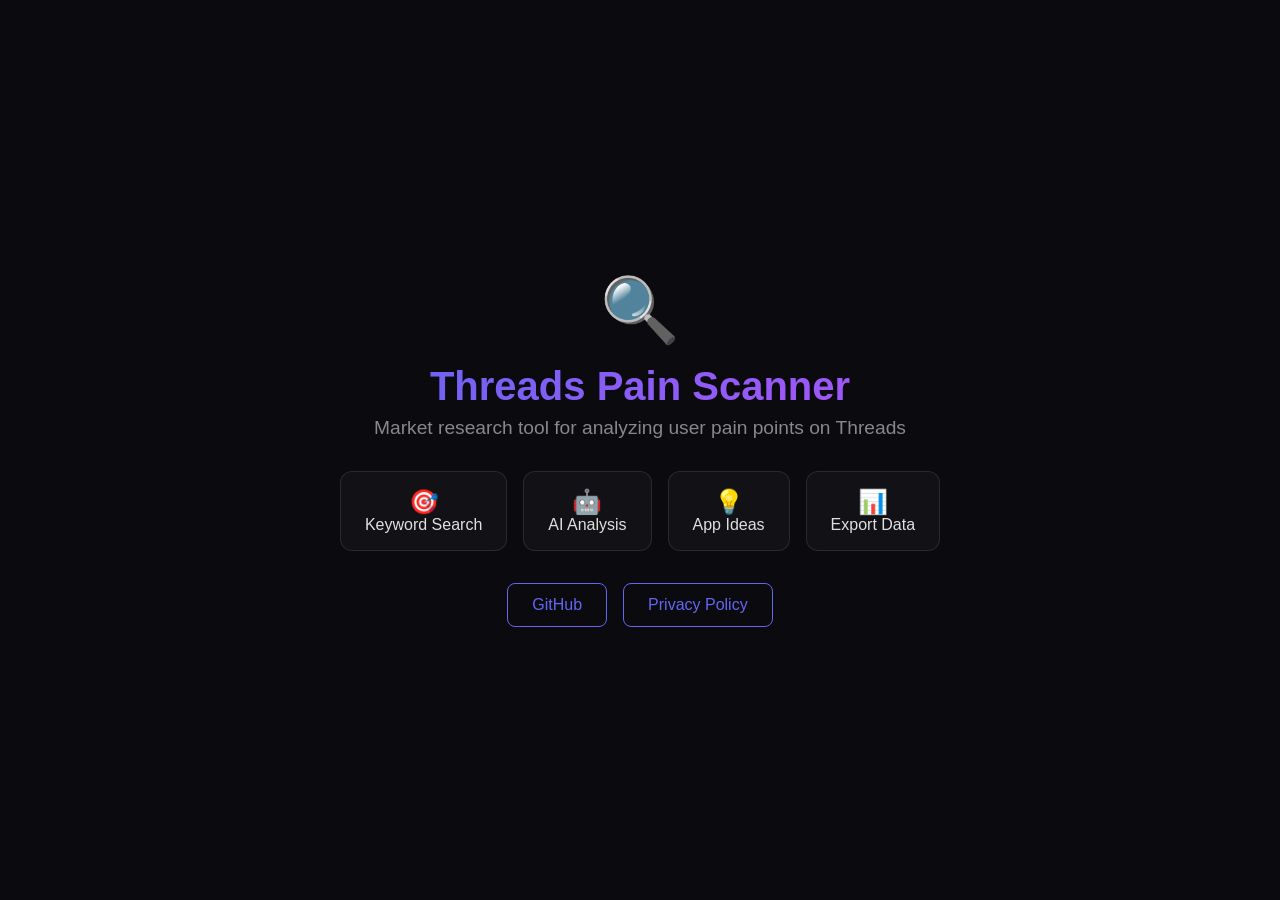
<file: docs/index.html>
<!DOCTYPE html>
<html lang="en">

<head>
    <meta charset="UTF-8">
    <meta name="viewport" content="width=device-width, initial-scale=1.0">
    <title>Threads Pain Scanner</title>
    <style>
        :root {
            --bg: #0a0a0f;
            --card-bg: rgba(255, 255, 255, 0.03);
            --text: #e0e0e0;
            --text-muted: #888;
            --accent: #6366f1;
        }

        * {
            box-sizing: border-box;
            margin: 0;
            padding: 0;
        }

        body {
            font-family: -apple-system, BlinkMacSystemFont, 'Segoe UI', Roboto, sans-serif;
            background: var(--bg);
            color: var(--text);
            min-height: 100vh;
            display: flex;
            align-items: center;
            justify-content: center;
        }

        .container {
            text-align: center;
            padding: 2rem;
        }

        .logo {
            font-size: 4rem;
            margin-bottom: 1rem;
        }

        h1 {
            font-size: 2.5rem;
            background: linear-gradient(135deg, #6366f1, #8b5cf6, #a855f7);
            -webkit-background-clip: text;
            -webkit-text-fill-color: transparent;
            margin-bottom: 0.5rem;
        }

        .tagline {
            color: var(--text-muted);
            font-size: 1.2rem;
            margin-bottom: 2rem;
        }

        .features {
            display: flex;
            gap: 1rem;
            justify-content: center;
            flex-wrap: wrap;
            margin-bottom: 2rem;
        }

        .feature {
            background: var(--card-bg);
            border: 1px solid rgba(255, 255, 255, 0.1);
            border-radius: 12px;
            padding: 1rem 1.5rem;
        }

        .feature-icon {
            font-size: 1.5rem;
        }

        .links {
            display: flex;
            gap: 1rem;
            justify-content: center;
        }

        a {
            color: var(--accent);
            text-decoration: none;
            padding: 0.75rem 1.5rem;
            border: 1px solid var(--accent);
            border-radius: 8px;
            transition: all 0.2s;
        }

        a:hover {
            background: var(--accent);
            color: white;
        }
    </style>
</head>

<body>
    <div class="container">
        <div class="logo">🔍</div>
        <h1>Threads Pain Scanner</h1>
        <p class="tagline">Market research tool for analyzing user pain points on Threads</p>

        <div class="features">
            <div class="feature">
                <div class="feature-icon">🎯</div>
                <div>Keyword Search</div>
            </div>
            <div class="feature">
                <div class="feature-icon">🤖</div>
                <div>AI Analysis</div>
            </div>
            <div class="feature">
                <div class="feature-icon">💡</div>
                <div>App Ideas</div>
            </div>
            <div class="feature">
                <div class="feature-icon">📊</div>
                <div>Export Data</div>
            </div>
        </div>

        <div class="links">
            <a href="https://github.com/netgenic/threads-pain-scanner">GitHub</a>
            <a href="privacy-policy.html">Privacy Policy</a>
        </div>
    </div>
</body>

</html>
</file>
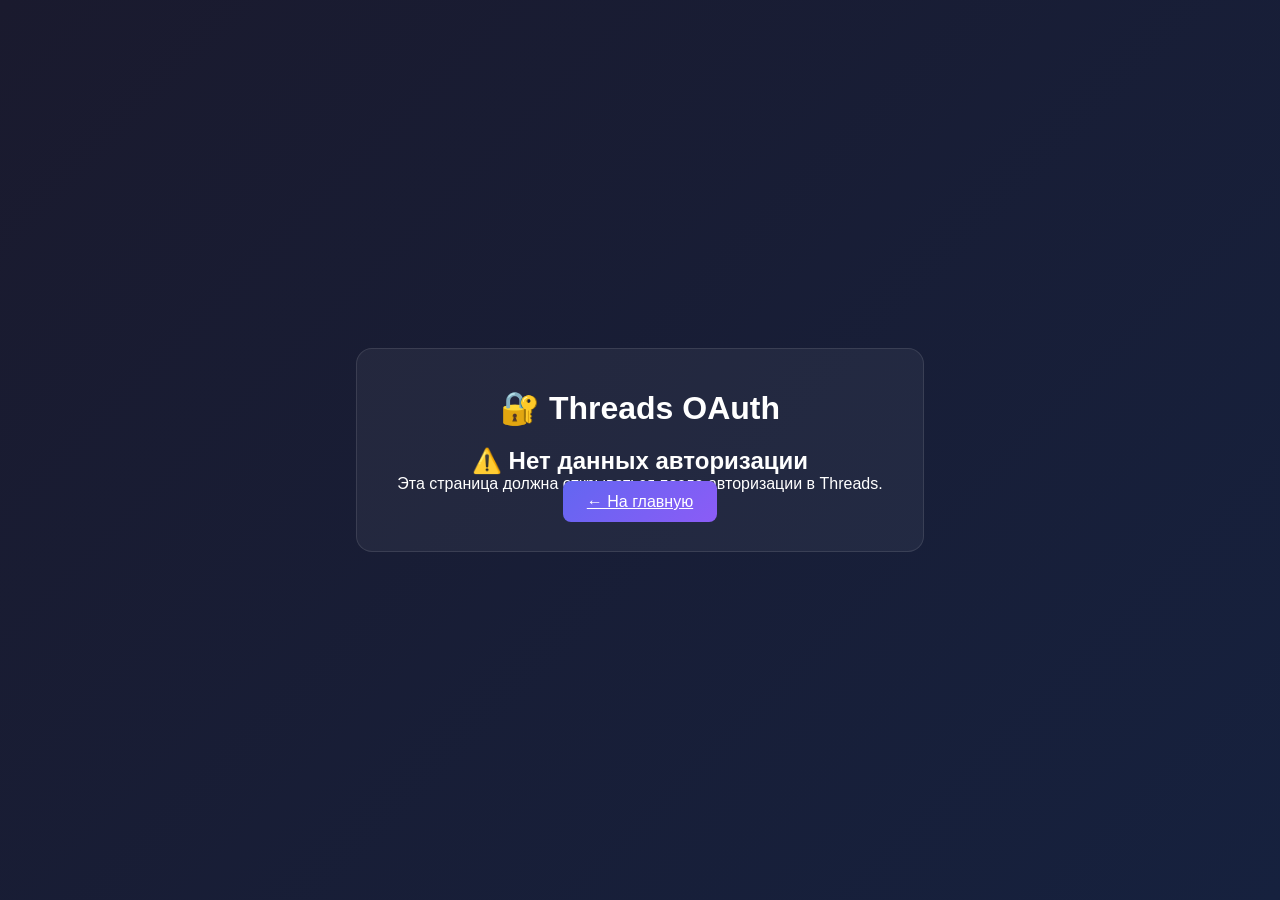
<file: docs/oauth-callback.html>
<!DOCTYPE html>
<html lang="ru">

<head>
    <meta charset="UTF-8">
    <meta name="viewport" content="width=device-width, initial-scale=1.0">
    <title>OAuth Callback - Threads Pain Scanner</title>
    <style>
        * {
            box-sizing: border-box;
            margin: 0;
            padding: 0;
        }

        body {
            font-family: 'Segoe UI', sans-serif;
            background: linear-gradient(135deg, #1a1a2e 0%, #16213e 100%);
            color: #fff;
            min-height: 100vh;
            display: flex;
            align-items: center;
            justify-content: center;
            padding: 20px;
        }

        .container {
            background: rgba(255, 255, 255, 0.05);
            border: 1px solid rgba(255, 255, 255, 0.1);
            border-radius: 16px;
            padding: 40px;
            max-width: 600px;
            text-align: center;
        }

        h1 {
            margin-bottom: 20px;
        }

        .code-box {
            background: #0d0d1a;
            border: 1px solid #6366f1;
            border-radius: 8px;
            padding: 15px;
            margin: 20px 0;
            word-break: break-all;
            font-family: monospace;
            font-size: 14px;
            text-align: left;
            max-height: 150px;
            overflow-y: auto;
        }

        .btn {
            background: linear-gradient(135deg, #6366f1, #8b5cf6);
            color: white;
            border: none;
            padding: 12px 24px;
            border-radius: 8px;
            font-size: 16px;
            cursor: pointer;
            margin: 10px 5px;
        }

        .btn:hover {
            opacity: 0.9;
        }

        .btn-secondary {
            background: transparent;
            border: 1px solid #6366f1;
        }

        .success {
            color: #22c55e;
        }

        .error {
            color: #ef4444;
        }

        .instructions {
            text-align: left;
            background: rgba(99, 102, 241, 0.1);
            padding: 20px;
            border-radius: 8px;
            margin-top: 20px;
        }

        .instructions ol {
            margin-left: 20px;
        }

        .instructions li {
            margin: 10px 0;
        }

        code {
            background: #0d0d1a;
            padding: 2px 6px;
            border-radius: 4px;
        }

        #status {
            margin-top: 15px;
        }
    </style>
</head>

<body>
    <div class="container">
        <h1>🔐 Threads OAuth</h1>

        <div id="content">
            <p>Обработка авторизации...</p>
        </div>
    </div>

    <script>
        const params = new URLSearchParams(window.location.search);
        const code = params.get('code');
        const error = params.get('error');
        const errorDesc = params.get('error_description');

        const content = document.getElementById('content');

        if (error) {
            content.innerHTML = `
                <h2 class="error">❌ Ошибка авторизации</h2>
                <p><strong>Error:</strong> ${error}</p>
                <p><strong>Description:</strong> ${errorDesc || 'Unknown error'}</p>
                <a href="/" class="btn">← Назад</a>
            `;
        } else if (code) {
            content.innerHTML = `
                <h2 class="success">✅ Код авторизации получен!</h2>
                <p>Скопируй этот код и вставь в терминал:</p>
                <div class="code-box" id="code-box">${code}</div>
                <button class="btn" onclick="copyCode()">📋 Скопировать код</button>
                <div id="status"></div>
                
                <div class="instructions">
                    <h3>📋 Инструкция:</h3>
                    <ol>
                        <li>Нажми <strong>"Скопировать код"</strong></li>
                        <li>Открой терминал в папке <code>backend</code></li>
                        <li>Выполни команду:
                            <div class="code-box">python -c "import asyncio; from token_manager import token_manager; asyncio.run(token_manager.exchange_code('${code}'))"</div>
                        </li>
                        <li>Или просто вставь код когда попросят</li>
                    </ol>
                </div>
            `;
        } else {
            content.innerHTML = `
                <h2>⚠️ Нет данных авторизации</h2>
                <p>Эта страница должна открываться после авторизации в Threads.</p>
                <a href="/" class="btn">← На главную</a>
            `;
        }

        function copyCode() {
            navigator.clipboard.writeText(code).then(() => {
                document.getElementById('status').innerHTML = '<p class="success">✓ Код скопирован!</p>';
            });
        }
    </script>
</body>

</html>
</file>
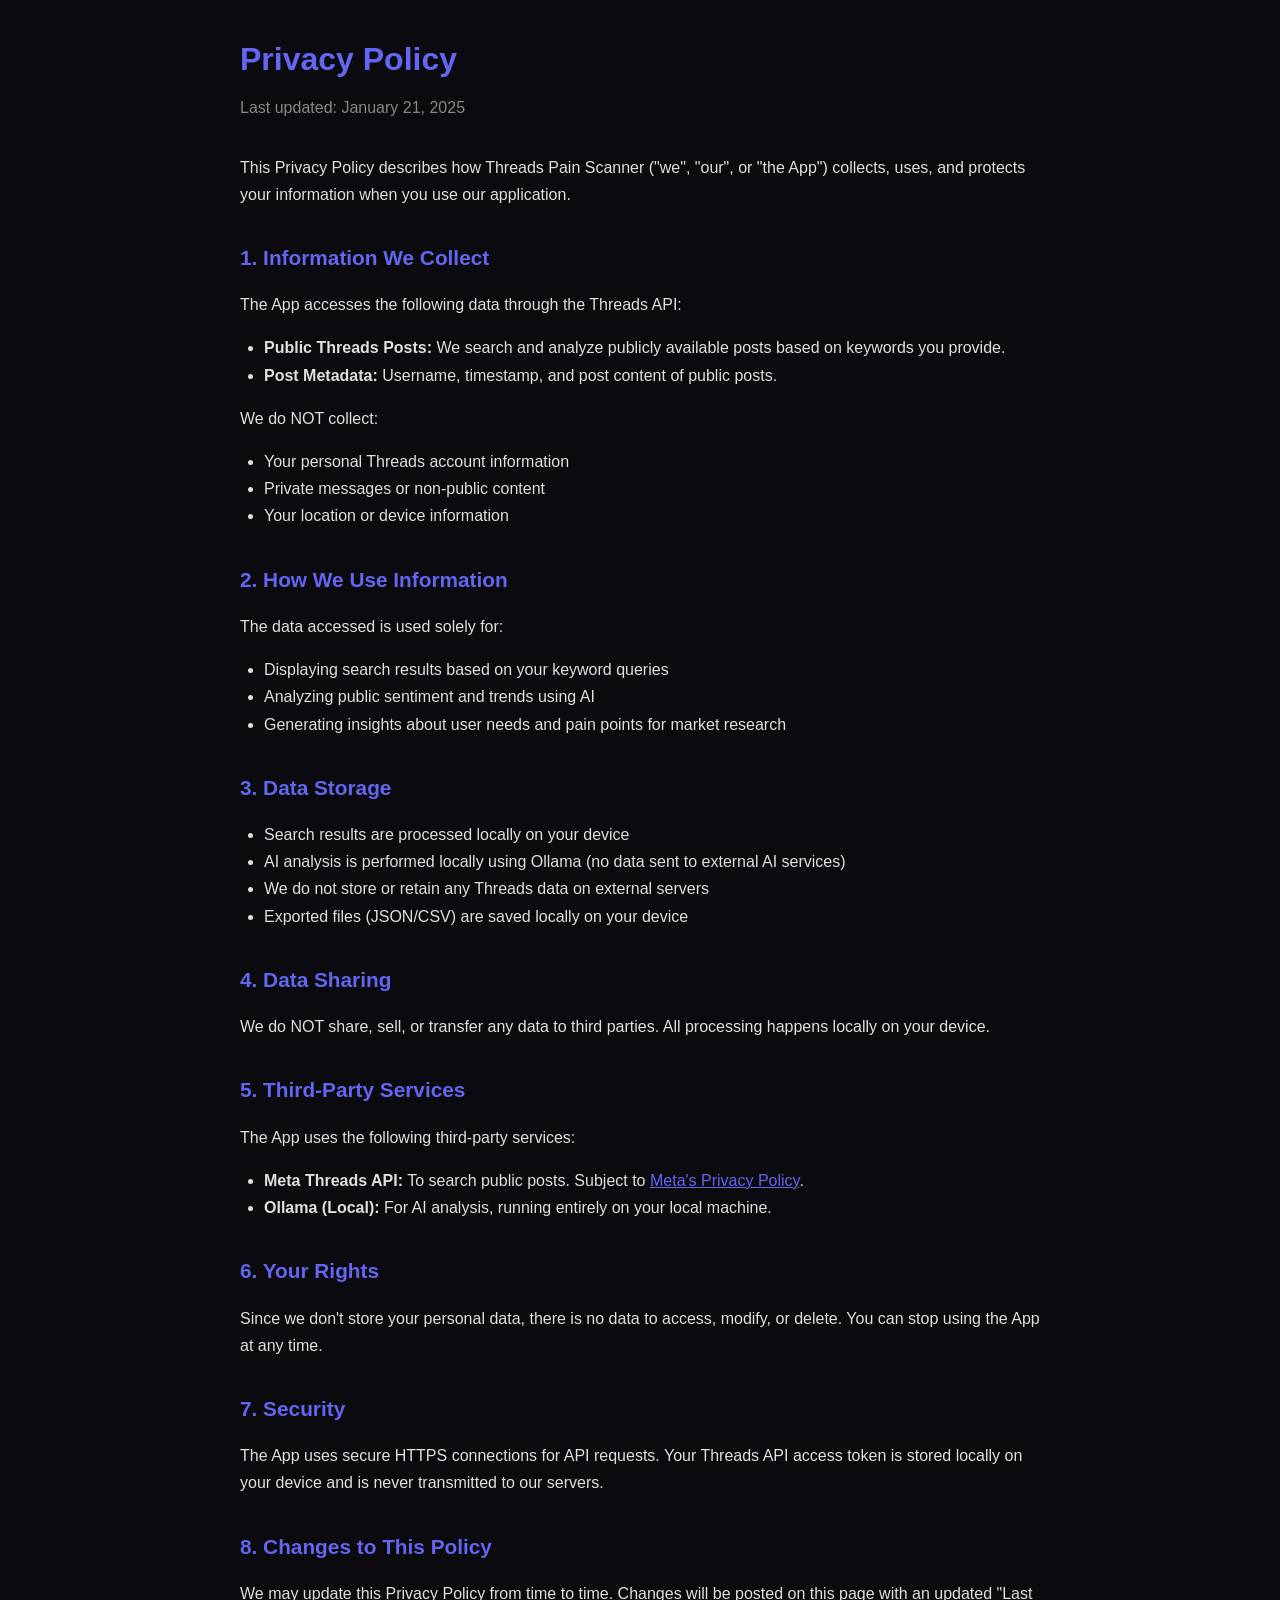
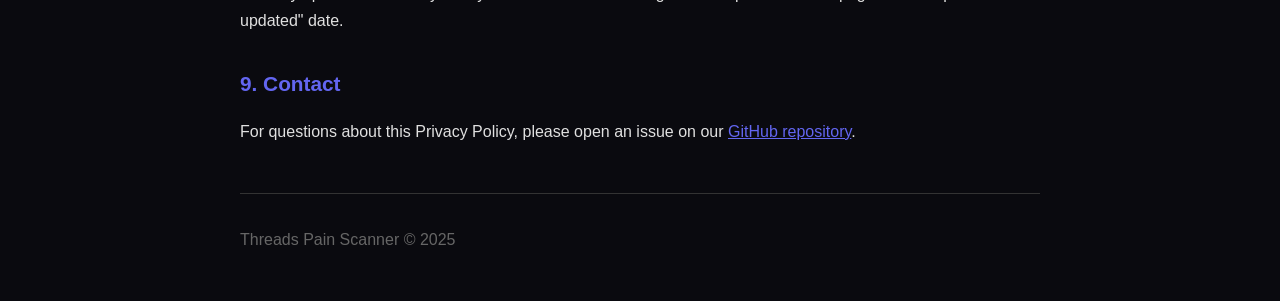
<file: docs/privacy-policy.html>
<!DOCTYPE html>
<html lang="en">

<head>
    <meta charset="UTF-8">
    <meta name="viewport" content="width=device-width, initial-scale=1.0">
    <title>Privacy Policy - Threads Pain Scanner</title>
    <style>
        :root {
            --bg: #0a0a0f;
            --text: #e0e0e0;
            --accent: #6366f1;
        }

        * {
            box-sizing: border-box;
            margin: 0;
            padding: 0;
        }

        body {
            font-family: -apple-system, BlinkMacSystemFont, 'Segoe UI', Roboto, sans-serif;
            background: var(--bg);
            color: var(--text);
            line-height: 1.7;
            padding: 2rem;
        }

        .container {
            max-width: 800px;
            margin: 0 auto;
        }

        h1 {
            color: var(--accent);
            margin-bottom: 0.5rem;
        }

        .date {
            color: #888;
            margin-bottom: 2rem;
        }

        h2 {
            color: var(--accent);
            margin: 2rem 0 1rem;
            font-size: 1.3rem;
        }

        p,
        ul {
            margin-bottom: 1rem;
        }

        ul {
            padding-left: 1.5rem;
        }

        a {
            color: var(--accent);
        }

        .footer {
            margin-top: 3rem;
            padding-top: 2rem;
            border-top: 1px solid #333;
            color: #666;
        }
    </style>
</head>

<body>
    <div class="container">
        <h1>Privacy Policy</h1>
        <p class="date">Last updated: January 21, 2025</p>

        <p>This Privacy Policy describes how Threads Pain Scanner ("we", "our", or "the App") collects, uses, and
            protects your information when you use our application.</p>

        <h2>1. Information We Collect</h2>
        <p>The App accesses the following data through the Threads API:</p>
        <ul>
            <li><strong>Public Threads Posts:</strong> We search and analyze publicly available posts based on keywords
                you provide.</li>
            <li><strong>Post Metadata:</strong> Username, timestamp, and post content of public posts.</li>
        </ul>
        <p>We do NOT collect:</p>
        <ul>
            <li>Your personal Threads account information</li>
            <li>Private messages or non-public content</li>
            <li>Your location or device information</li>
        </ul>

        <h2>2. How We Use Information</h2>
        <p>The data accessed is used solely for:</p>
        <ul>
            <li>Displaying search results based on your keyword queries</li>
            <li>Analyzing public sentiment and trends using AI</li>
            <li>Generating insights about user needs and pain points for market research</li>
        </ul>

        <h2>3. Data Storage</h2>
        <ul>
            <li>Search results are processed locally on your device</li>
            <li>AI analysis is performed locally using Ollama (no data sent to external AI services)</li>
            <li>We do not store or retain any Threads data on external servers</li>
            <li>Exported files (JSON/CSV) are saved locally on your device</li>
        </ul>

        <h2>4. Data Sharing</h2>
        <p>We do NOT share, sell, or transfer any data to third parties. All processing happens locally on your device.
        </p>

        <h2>5. Third-Party Services</h2>
        <p>The App uses the following third-party services:</p>
        <ul>
            <li><strong>Meta Threads API:</strong> To search public posts. Subject to <a
                    href="https://www.facebook.com/privacy/policy/" target="_blank">Meta's Privacy Policy</a>.</li>
            <li><strong>Ollama (Local):</strong> For AI analysis, running entirely on your local machine.</li>
        </ul>

        <h2>6. Your Rights</h2>
        <p>Since we don't store your personal data, there is no data to access, modify, or delete. You can stop using
            the App at any time.</p>

        <h2>7. Security</h2>
        <p>The App uses secure HTTPS connections for API requests. Your Threads API access token is stored locally on
            your device and is never transmitted to our servers.</p>

        <h2>8. Changes to This Policy</h2>
        <p>We may update this Privacy Policy from time to time. Changes will be posted on this page with an updated
            "Last updated" date.</p>

        <h2>9. Contact</h2>
        <p>For questions about this Privacy Policy, please open an issue on our <a
                href="https://github.com/netgenic/threads-pain-scanner" target="_blank">GitHub repository</a>.</p>

        <div class="footer">
            <p>Threads Pain Scanner © 2025</p>
        </div>
    </div>
</body>

</html>
</file>
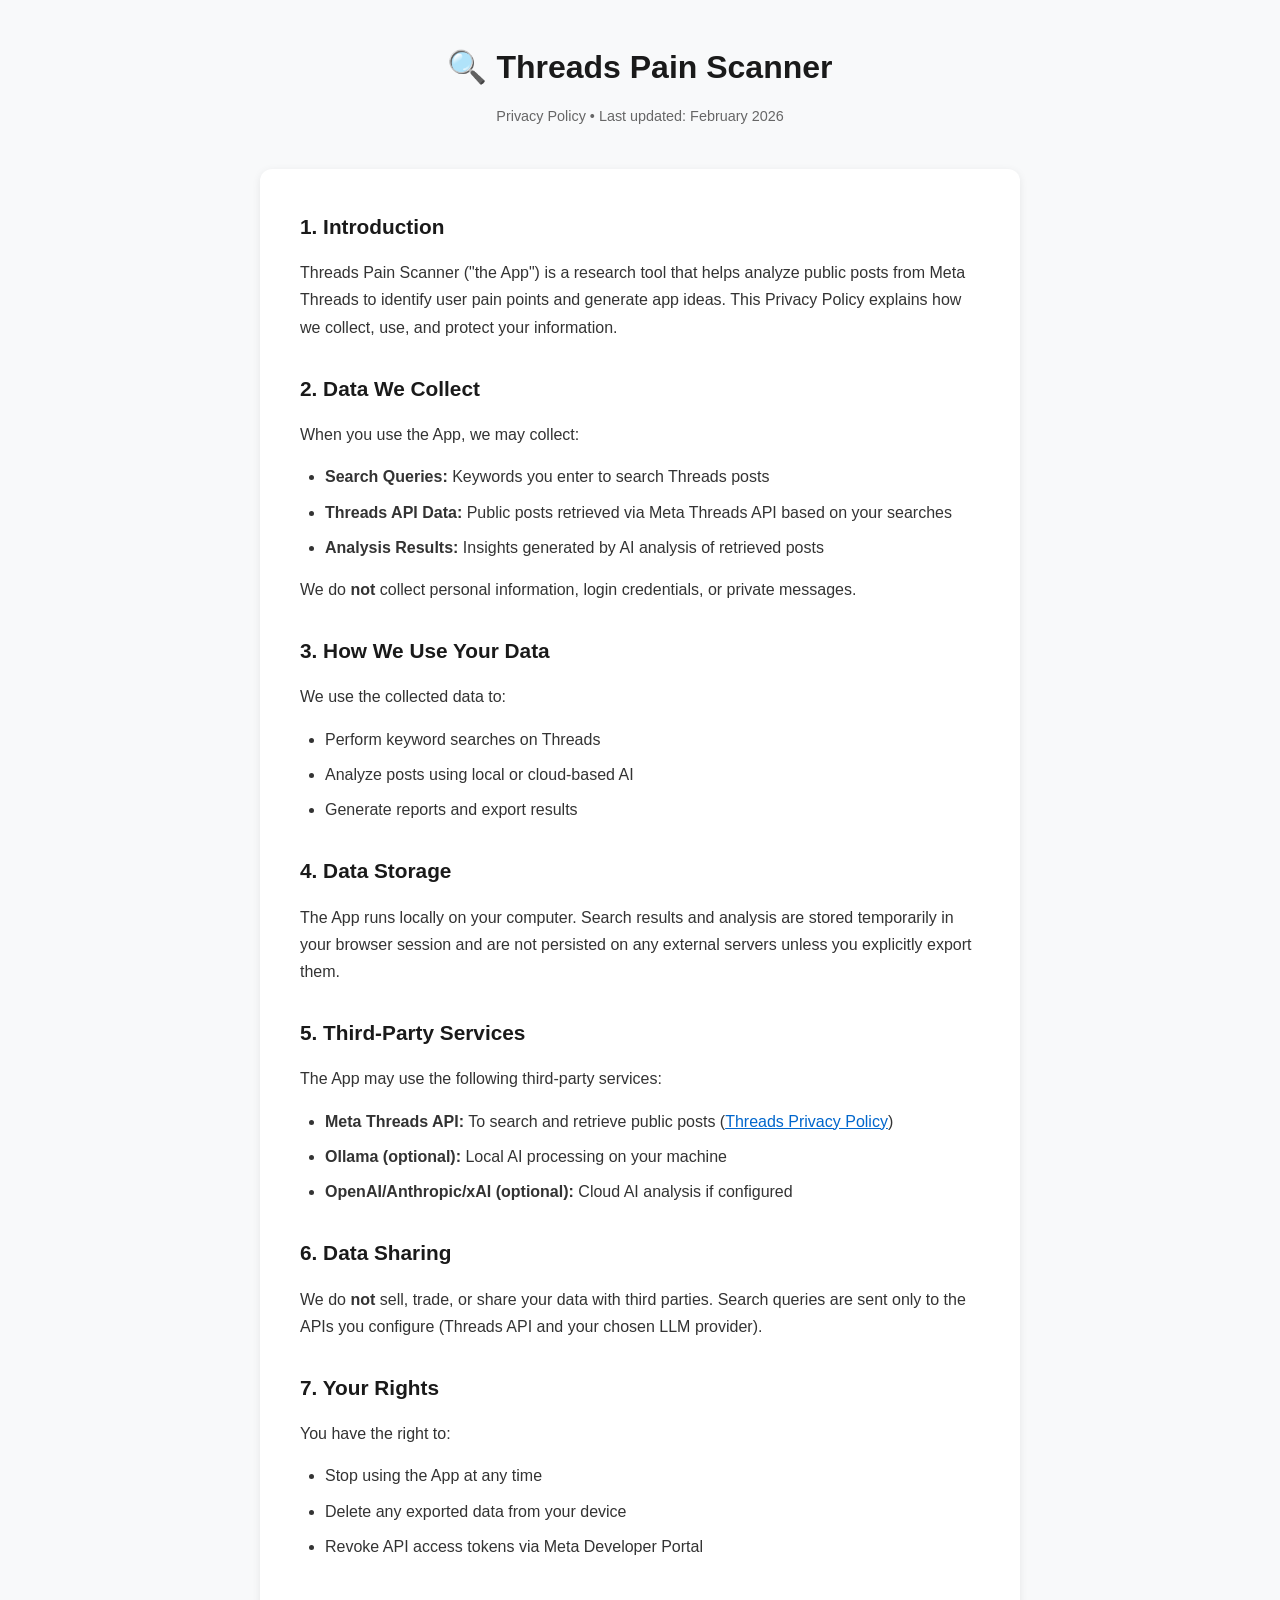
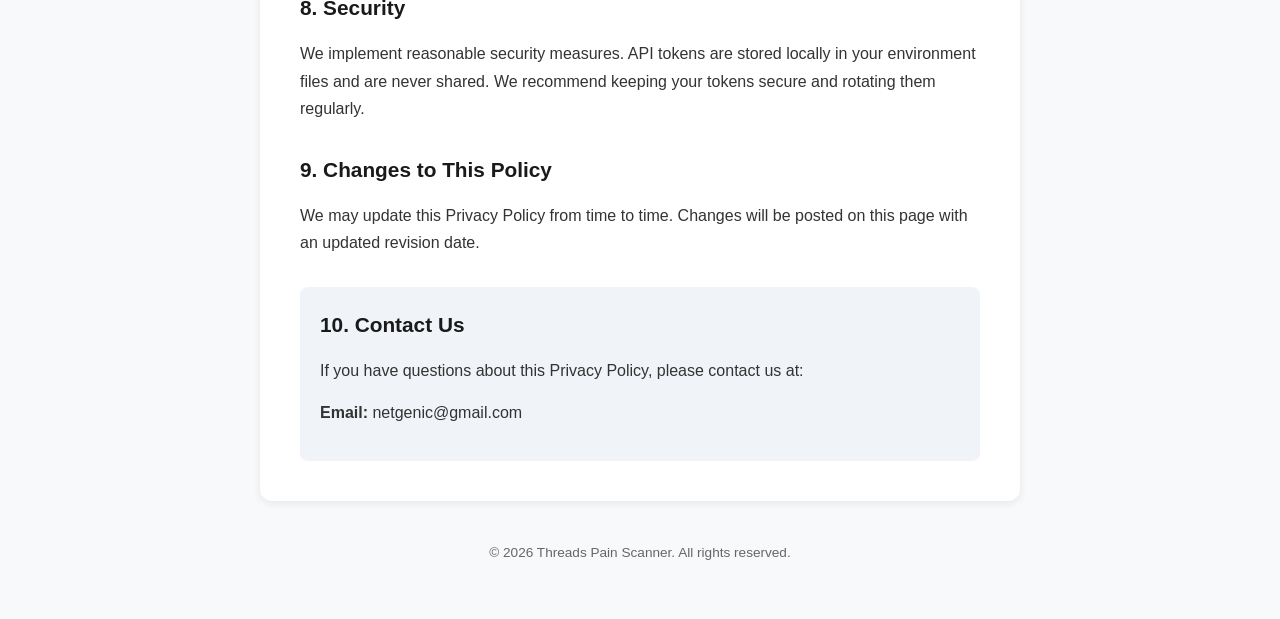
<file: docs/privacy.html>
<!DOCTYPE html>
<html lang="ru">

<head>
    <meta charset="UTF-8">
    <meta name="viewport" content="width=device-width, initial-scale=1.0">
    <title>Privacy Policy — Threads Pain Scanner</title>
    <style>
        * {
            margin: 0;
            padding: 0;
            box-sizing: border-box;
        }

        body {
            font-family: -apple-system, BlinkMacSystemFont, 'Segoe UI', Roboto, sans-serif;
            line-height: 1.7;
            color: #333;
            background: #f8f9fa;
        }

        .container {
            max-width: 800px;
            margin: 0 auto;
            padding: 40px 20px;
        }

        header {
            text-align: center;
            margin-bottom: 40px;
        }

        h1 {
            font-size: 2rem;
            margin-bottom: 10px;
            color: #1a1a1a;
        }

        .last-updated {
            color: #666;
            font-size: 0.9rem;
        }

        .content {
            background: white;
            padding: 40px;
            border-radius: 12px;
            box-shadow: 0 2px 8px rgba(0, 0, 0, 0.08);
        }

        h2 {
            font-size: 1.3rem;
            margin: 30px 0 15px;
            color: #1a1a1a;
        }

        h2:first-child {
            margin-top: 0;
        }

        p,
        ul {
            margin-bottom: 15px;
        }

        ul {
            padding-left: 25px;
        }

        li {
            margin-bottom: 8px;
        }

        a {
            color: #0066cc;
        }

        .contact {
            background: #f0f4f8;
            padding: 20px;
            border-radius: 8px;
            margin-top: 30px;
        }

        footer {
            text-align: center;
            margin-top: 40px;
            color: #666;
            font-size: 0.85rem;
        }
    </style>
</head>

<body>
    <div class="container">
        <header>
            <h1>🔍 Threads Pain Scanner</h1>
            <p class="last-updated">Privacy Policy • Last updated: February 2026</p>
        </header>

        <div class="content">
            <h2>1. Introduction</h2>
            <p>Threads Pain Scanner ("the App") is a research tool that helps analyze public posts from Meta Threads to
                identify user pain points and generate app ideas. This Privacy Policy explains how we collect, use, and
                protect your information.</p>

            <h2>2. Data We Collect</h2>
            <p>When you use the App, we may collect:</p>
            <ul>
                <li><strong>Search Queries:</strong> Keywords you enter to search Threads posts</li>
                <li><strong>Threads API Data:</strong> Public posts retrieved via Meta Threads API based on your
                    searches</li>
                <li><strong>Analysis Results:</strong> Insights generated by AI analysis of retrieved posts</li>
            </ul>
            <p>We do <strong>not</strong> collect personal information, login credentials, or private messages.</p>

            <h2>3. How We Use Your Data</h2>
            <p>We use the collected data to:</p>
            <ul>
                <li>Perform keyword searches on Threads</li>
                <li>Analyze posts using local or cloud-based AI</li>
                <li>Generate reports and export results</li>
            </ul>

            <h2>4. Data Storage</h2>
            <p>The App runs locally on your computer. Search results and analysis are stored temporarily in your browser
                session and are not persisted on any external servers unless you explicitly export them.</p>

            <h2>5. Third-Party Services</h2>
            <p>The App may use the following third-party services:</p>
            <ul>
                <li><strong>Meta Threads API:</strong> To search and retrieve public posts (<a
                        href="https://www.threads.net/privacy" target="_blank">Threads Privacy Policy</a>)</li>
                <li><strong>Ollama (optional):</strong> Local AI processing on your machine</li>
                <li><strong>OpenAI/Anthropic/xAI (optional):</strong> Cloud AI analysis if configured</li>
            </ul>

            <h2>6. Data Sharing</h2>
            <p>We do <strong>not</strong> sell, trade, or share your data with third parties. Search queries are sent
                only to the APIs you configure (Threads API and your chosen LLM provider).</p>

            <h2>7. Your Rights</h2>
            <p>You have the right to:</p>
            <ul>
                <li>Stop using the App at any time</li>
                <li>Delete any exported data from your device</li>
                <li>Revoke API access tokens via Meta Developer Portal</li>
            </ul>

            <h2>8. Security</h2>
            <p>We implement reasonable security measures. API tokens are stored locally in your environment files and
                are never shared. We recommend keeping your tokens secure and rotating them regularly.</p>

            <h2>9. Changes to This Policy</h2>
            <p>We may update this Privacy Policy from time to time. Changes will be posted on this page with an updated
                revision date.</p>

            <div class="contact">
                <h2>10. Contact Us</h2>
                <p>If you have questions about this Privacy Policy, please contact us at:</p>
                <p><strong>Email:</strong> netgenic@gmail.com</p>
            </div>
        </div>

        <footer>
            <p>© 2026 Threads Pain Scanner. All rights reserved.</p>
        </footer>
    </div>
</body>

</html>
</file>
